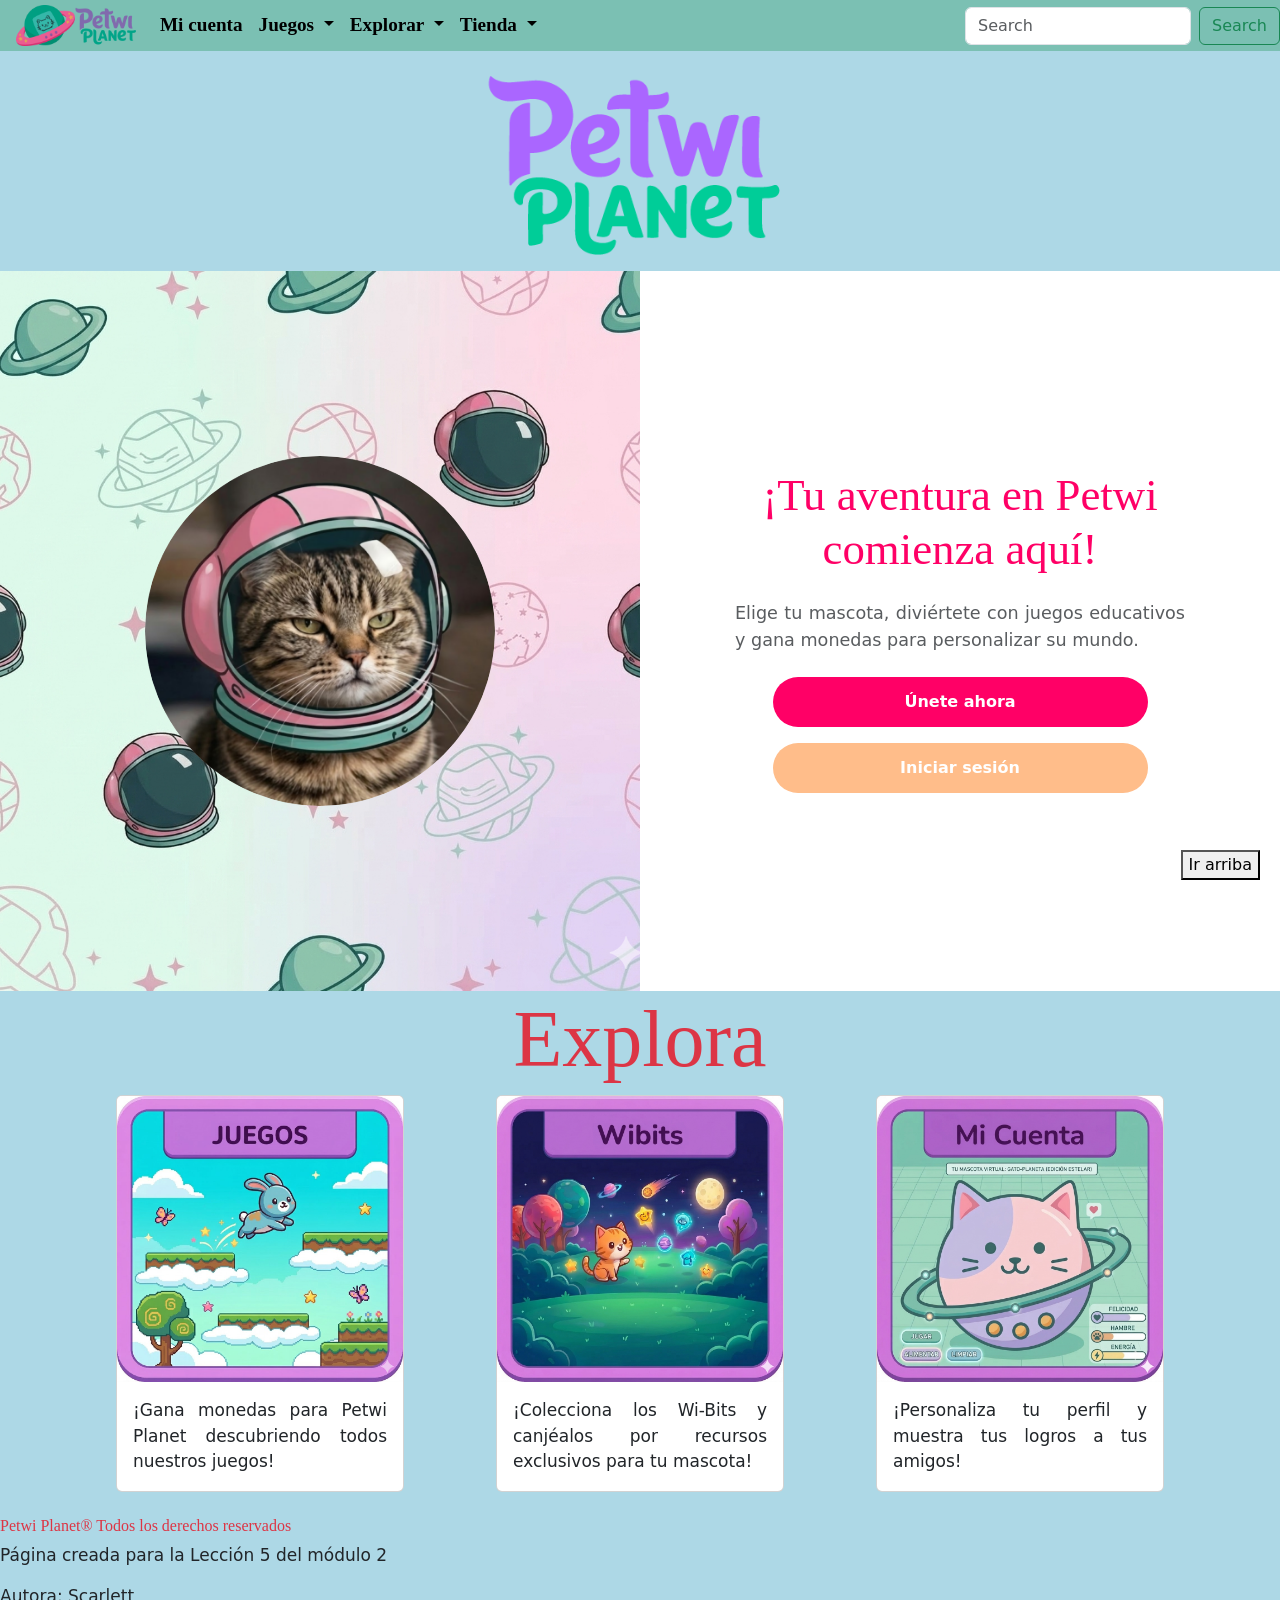
<file: Index.html>
<!DOCTYPE html>
<html>
<head>
    <meta charset="UTF-8">
    <meta name="viewport" content="width=device-width, initial-scale=1.0">
    <title>Cheetos</title>
    <link href="https://cdn.jsdelivr.net/npm/bootstrap@5.3.8/dist/css/bootstrap.min.css" rel="stylesheet" integrity="sha384-sRIl4kxILFvY47J16cr9ZwB07vP4J8+LH7qKQnuqkuIAvNWLzeN8tE5YBujZqJLB" crossorigin="anonymous">
    <link rel="stylesheet" href="assets/css/styles.css">
    
</head>

<body style="margin: 0; padding: 0; background-color: rgb(173, 216, 230);">


    <nav class="navbar navbar-expand-lg" style="background-color: #7BC0B3; padding: 0;">
  <div class="container-fluid p-0 d-flex"> <a class="navbar-brand ms-3" href="index.html">
      <img src="assets/image/logo-y-nombre.png" width="120" height="auto" alt="Logo">
    </a>

    <button class="navbar-toggler" type="button" data-bs-toggle="collapse" data-bs-target="#navbarSupportedContent" aria-controls="navbarSupportedContent" aria-expanded="false" aria-label="Toggle navigation">
      <span class="navbar-toggler-icon"></span>
    </button>
    <div class="collapse navbar-collapse" id="navbarSupportedContent">
      <ul class="navbar-nav me-auto mb-2 mb-lg-0">
        <li class="nav-item">
            <a class="nav-link active fw-bold" style="font-family: 'DynaPuff', cursive; color: #000000; font-size: 1.2rem;" aria-current="page" href="Mi-cuenta.html">Mi cuenta</a>
        </li>
         <li class="nav-item dropdown">
  <a class="nav-link dropdown-toggle fw-bold" style="font-family: 'DynaPuff', cursive; color: #000000; font-size: 1.2rem;" href="#" role="button" data-bs-toggle="dropdown" aria-expanded="false">
    Juegos
  </a>
        <ul class="dropdown-menu">
            <li><a class="dropdown-item" href="#">Sala de juegos</a></li>
            <li><a class="dropdown-item" href="#">Populares</a></li>
            <li><a class="dropdown-item" href="#">Ver todos</a></li>
        </ul>
    </li>
        <li class="nav-item dropdown">
  <a class="nav-link dropdown-toggle fw-bold" style="font-family: 'DynaPuff', cursive; color: #000000; font-size: 1.2rem;" href="#" role="button" data-bs-toggle="dropdown" aria-expanded="false">
    Explorar
  </a>
  <ul class="dropdown-menu">
    <li><a class="dropdown-item" href="assets/image/mapa.png">Wimap</a></li>
    <li><a class="dropdown-item" href="#">Wipedia</a></li>
    <li><a class="dropdown-item" href="assets/image/prototipo de mascota virtual.jpg">MV versión beta</a></li>
  </ul>
</li>
        <li class="nav-item dropdown">
          <a class="nav-link dropdown-toggle fw-bold" style="font-family: 'DynaPuff', cursive; color: #000000; font-size: 1.2rem;" href="#" role="button" data-bs-toggle="dropdown" aria-expanded="false">
    Tienda
  </a>
          <ul class="dropdown-menu">
            <li><a class="dropdown-item" href="#">Wiland central</a></li>
            <li><a class="dropdown-item" href="#">Comprar Wi-Bits</a></li>
            <li><a class="dropdown-item" href="#">Registro de transacciones</a></li>
          </ul>
        </li>
      </ul>
      <form class="d-flex" role="search">
        <input class="form-control me-2" type="search" placeholder="Search" aria-label="Search"/>
        <button class="btn btn-outline-success" type="submit">Search</button>
      </form>
    </div>
  </div>
</nav>
  
    <header>
    
    <div class="text-center">
        <img src="assets/image/Nombre.png" 
             alt="Petwi Planet Logo" 
             style="max-width: 500px; width: 100%; height: auto; border: none !important;">
    </div>

</div>


<div class="hero-petwi" style="display: flex; flex-wrap: wrap; min-height: 80vh;">
    
    <div class="hero-izquierdo" style="flex: 1 0 50%; background-image: url('assets/image/fondo.png'); background-size: cover; background-position: center; background-color: #e0f7f4; display: flex; justify-content: center; align-items: center; min-height: 500px;">
        
        <div class="marco-gato" style="border: none; outline: none; background: transparent; box-shadow: none; width: 350px; height: 350px; border-radius: 50%; overflow: hidden;">
             <img src="assets/image/2.png" alt="Mascota Petwi" style="width: 100%; height: 100%; object-fit: cover; border: none; box-shadow: none;">
        </div>
        
    </div>

    <div class="hero-derecho">
        <div class="contenido-texto">
            <h1 style="color: #ff0066; font-family: 'DynaPuff', cursive; font-size: 2.8rem;">
                ¡Tu aventura en Petwi comienza aquí!
            </h1>
            <p class="text-muted my-4" style="font-size: 1.1rem;">
                Elige tu mascota, diviértete con juegos educativos y gana monedas para personalizar su mundo.
            </p>
            
            <div class="d-grid gap-3 col-10 mx-auto">
                <a href="#" class="btn btn-rosa-petwi fw-bold">Únete ahora</a>
                <a href="#" class="btn btn-naranja-petwi fw-bold">Iniciar sesión</a>
            </div>
        </div>
    </div>
</div>
    </header>
    
    <section>
        
        <article class="text-center"> 

        <h2 class="text-danger" style="font-family: 'DynaPuff', cursive; font-size: 5rem;">
            Explora
        </h2>
    
        <div class="container">
  <div class="row">
    
    <div class="col-md-4 mb-4 d-flex justify-content-center">
      <div class="card" style="width: 18rem;">
        <a href="enlace1.html">
          <img src="assets/image/Juegos.jpg" class="card-img-top" alt="Juegos" style="cursor: pointer;">
        </a>
        <div class="card-body">
          <p class="card-text">¡Gana monedas para Petwi Planet descubriendo todos nuestros juegos!</p>
        </div>
      </div>
    </div>

    <div class="col-md-4 mb-4 d-flex justify-content-center">
      <div class="card" style="width: 18rem;">
        <a href="enlace2.html">
          <img src="assets\image\wibits.png" class="card-img-top" alt="Tienda" style="cursor: pointer;">
        </a>
        <div class="card-body">
          <p class="card-text">¡Colecciona los Wi-Bits y canjéalos por recursos exclusivos para tu mascota!</p>
        </div>
      </div>
    </div>

    <div class="col-md-4 mb-4 d-flex justify-content-center">
      <div class="card" style="width: 18rem;">
        <a href="Mi-cuenta.html">
          <img src="assets\image\mi cuenta.png" class="card-img-top" alt="Perfil" style="cursor: pointer;">
        </a>
        <div class="card-body">
          <p class="card-text">¡Personaliza tu perfil y muestra tus logros a tus amigos!</p>
        </div>
      </div>
    </div>

  </div>
</div>
            
    </section>

    <aside>
        <h4 class="text-danger" style="font-family: 'DynaPuff', cursive; font-size: 1rem;">
            Petwi Planet® Todos los derechos reservados
        </h4>
    </aside>

    <footer>
        <p>Página creada para la Lección 5 del módulo 2</p>
        <p>Autora: Scarlett</p>  
    </footer>

<script src="https://cdn.jsdelivr.net/npm/bootstrap@5.3.8/dist/js/bootstrap.bundle.min.js" integrity="sha384-FKyoEForCGlyvwx9Hj09JcYn3nv7wiPVlz7YYwJrWVcXK/BmnVDxM+D2scQbITxI" crossorigin="anonymous"></script>

    </div>

<button id="btn-arriba">Ir arriba</button>

    <script src="assets\js\index.js"></script>

    </body>
</html>
</file>
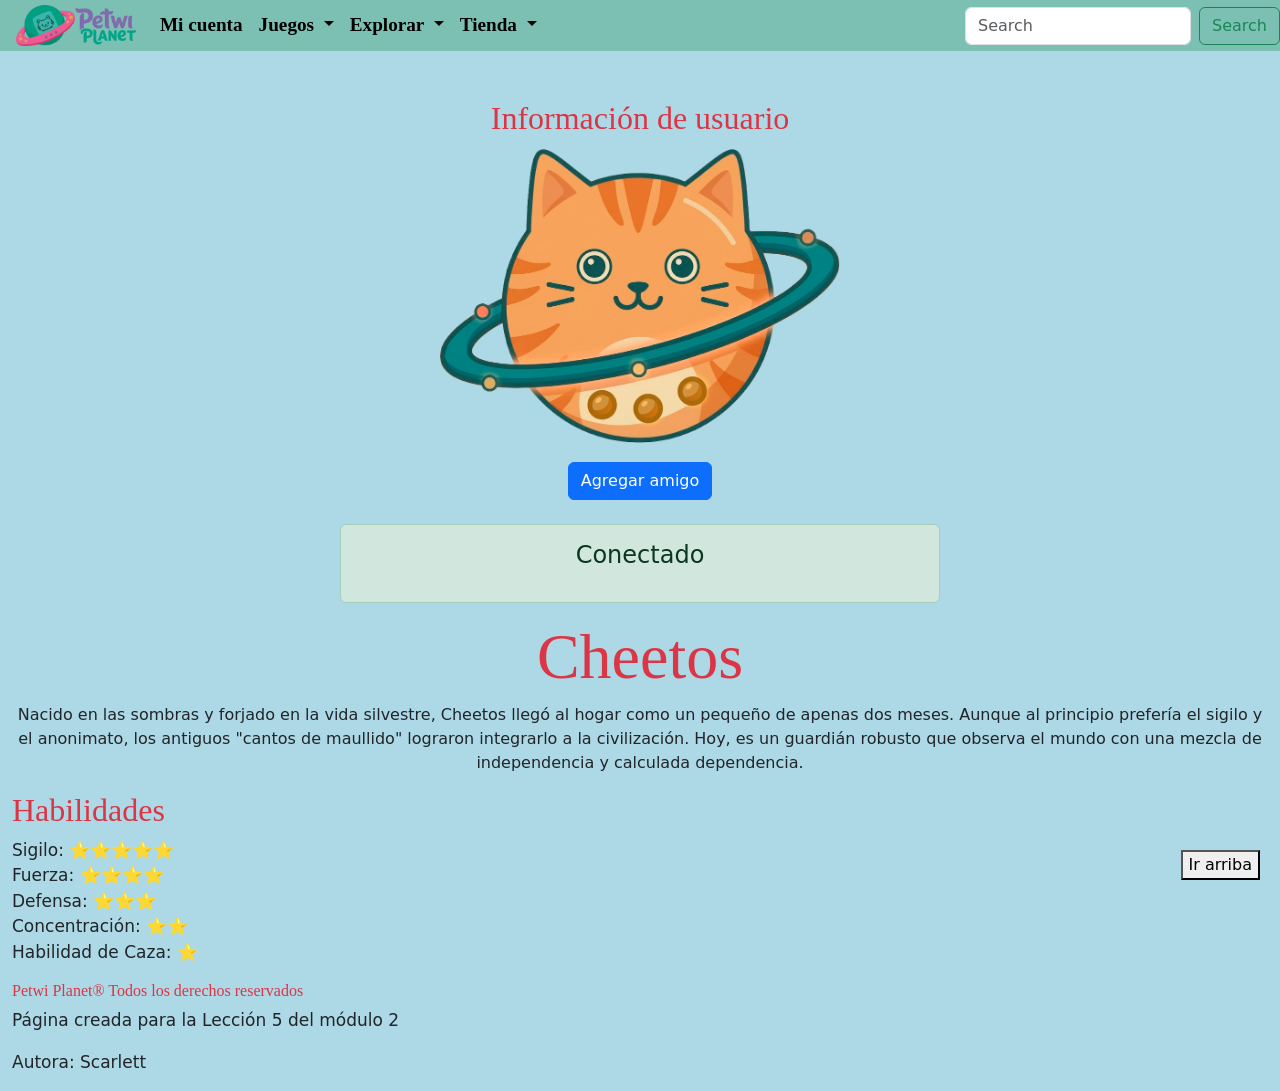
<file: Mi-cuenta.html>
<!DOCTYPE html>
<html>
<head>
    <meta charset="UTF-8">
    <meta name="viewport" content="width=device-width, initial-scale=1.0">
    <title>Cheetos</title>
    <link href="https://cdn.jsdelivr.net/npm/bootstrap@5.3.8/dist/css/bootstrap.min.css" rel="stylesheet" integrity="sha384-sRIl4kxILFvY47J16cr9ZwB07vP4J8+LH7qKQnuqkuIAvNWLzeN8tE5YBujZqJLB" crossorigin="anonymous">
    <link rel="stylesheet" href="assets/css/styles.css">
    
<body style="margin: 0; padding: 0; background-color: rgb(173, 216, 230);">

 <script scr="assets\js\index.js"></script>

    <nav class="navbar navbar-expand-lg" style="background-color: #7BC0B3; padding: 0;">
  <div class="container-fluid p-0 d-flex"> <a class="navbar-brand ms-3" href="index.html">
      <img src="assets/image/logo-y-nombre.png" width="120" height="auto" alt="Logo">
    </a>
    <button class="navbar-toggler" type="button" data-bs-toggle="collapse" data-bs-target="#navbarSupportedContent" aria-controls="navbarSupportedContent" aria-expanded="false" aria-label="Toggle navigation">
      <span class="navbar-toggler-icon"></span>
    </button>
    <div class="collapse navbar-collapse" id="navbarSupportedContent">
      <ul class="navbar-nav me-auto mb-2 mb-lg-0">
        <li class="nav-item">
            <a class="nav-link active fw-bold" style="font-family: 'DynaPuff', cursive; color: #000000; font-size: 1.2rem;" aria-current="page" href="#">Mi cuenta</a>
        </li>
         <li class="nav-item dropdown">
  <a class="nav-link dropdown-toggle fw-bold" style="font-family: 'DynaPuff', cursive; color: #000000; font-size: 1.2rem;" href="#" role="button" data-bs-toggle="dropdown" aria-expanded="false">
    Juegos
  </a>
        <ul class="dropdown-menu">
            <li><a class="dropdown-item" href="#">Sala de juegos</a></li>
            <li><a class="dropdown-item" href="#">Populares</a></li>
            <li><a class="dropdown-item" href="#">Ver todos</a></li>
        </ul>
    </li>
        <li class="nav-item dropdown">
  <a class="nav-link dropdown-toggle fw-bold" style="font-family: 'DynaPuff', cursive; color: #000000; font-size: 1.2rem;" href="#" role="button" data-bs-toggle="dropdown" aria-expanded="false">
    Explorar
  </a>
  <ul class="dropdown-menu">
    <li><a class="dropdown-item" href="assets\image\mapa.png">Wimap</a></li>
    <li><a class="dropdown-item" href="#">Wipedia</a></li>
    <li><a class="dropdown-item" href="assets\image\prototipo de mascota virtual.jpg">MV versión beta</a></li>
  </ul>
</li>
        <li class="nav-item dropdown">
          <a class="nav-link dropdown-toggle fw-bold" style="font-family: 'DynaPuff', cursive; color: #000000; font-size: 1.2rem;" href="#" role="button" data-bs-toggle="dropdown" aria-expanded="false">
    Tienda
  </a>
          <ul class="dropdown-menu">
            <li><a class="dropdown-item" href="#">Wiland central</a></li>
            <li><a class="dropdown-item" href="#">Comprar Wi-Bits</a></li>
            <li><a class="dropdown-item" href="#">Registro de transacciones</a></li>
          </ul>
        </li>
      </ul>
      <form class="d-flex" role="search">
        <input class="form-control me-2" type="search" placeholder="Search" aria-label="Search"/>
        <button class="btn btn-outline-success" type="submit">Search</button>
      </form>
    </div>
  </div>
</nav>
    
<div class="container-fluid mt-5">
    <header>
    
        <h1 class="text-center text-danger" style="font-family: 'DynaPuff', cursive; font-size: 2rem;">
    Información de usuario
</h1>
<style>
        p {
            font-size: 17px;
            text-align: justify;
            line-height: 1.5;
        }
</style>
    
    </header>
    
    <section>
        
        <article class="text-center"> 

        
    <div class="text-center">
    <img src="assets\image\unnamed.png" 
         class="d-block mx-auto" 
         style="width: 400px; height: 300px; object-fit: contain;" 
         alt="Imagen Principal">

    

    <button type="button" class="btn btn-primary mt-3">
        Agregar amigo
    </button>

    <div class="alert bg-success-subtle text-success-emphasis border-success-subtle mt-4 mx-auto" 
     role="alert" 
     style="max-width: 600px;">
    
    <h4 class="alert-heading">Conectado</h4>
    </p>
</div>

</div>

        <h2 class="text-danger" style="font-family: 'DynaPuff', cursive; font-size: 4rem;">
            Cheetos
        </h2>
                Nacido en las sombras y forjado en la vida silvestre, Cheetos llegó al hogar como un pequeño de apenas dos meses. Aunque al principio prefería el sigilo y el anonimato, los antiguos "cantos de maullido" lograron integrarlo a la civilización. Hoy, es un guardián robusto que observa el mundo con una mezcla de independencia y calculada dependencia.
            </p>
        </article>

        <article>
        <h3 class="text-danger" style="font-family: 'DynaPuff', cursive; font-size: 2rem;">
            Habilidades
        </h3>
            <p>
                Sigilo: ⭐⭐⭐⭐⭐ <br> 

                Fuerza: ⭐⭐⭐⭐ <br>

                Defensa: ⭐⭐⭐ <br>

                Concentración: ⭐⭐ <br>

                Habilidad de Caza: ⭐ <br>
            </p>
        </article>
            
    </section>

    <aside>
        <h4 class="text-danger" style="font-family: 'DynaPuff', cursive; font-size: 1rem;">
            Petwi Planet® Todos los derechos reservados
        </h4>
    </aside>

    <footer>
        <p>Página creada para la Lección 5 del módulo 2</p>
        <p>Autora: Scarlett</p>  
    </footer>

<script src="https://cdn.jsdelivr.net/npm/bootstrap@5.3.8/dist/js/bootstrap.bundle.min.js" integrity="sha384-FKyoEForCGlyvwx9Hj09JcYn3nv7wiPVlz7YYwJrWVcXK/BmnVDxM+D2scQbITxI" crossorigin="anonymous"></script>

    </div>

    <button id="btn-arriba">Ir arriba</button>

    <script src="assets\js\index.js"></script>
    
    </body>
</html>
</file>
<file: assets/css/styles.css>
#btn-arriba {
    position: fixed;
    bottom: 20px;
    right: 20px;
}

.hero-petwi {
    display: flex;
    flex-wrap: wrap;
    min-height: 90vh; 
    margin: 0;
}

.hero-izquierdo {
    background-color: #e0f7f4;
    background-image: url('../image/fondo.png'); 
    background-size: cover;
    background-position: center;
    flex: 1 0 50%; 
    display: flex;
    justify-content: center;
    align-items: center;
    min-height: 400px;
}

.marco-gato {
    width: 320px;
    height: 320px;
    border-radius: 50%;
    border: 10px solid #333; 
    overflow: hidden;
    background: white;
}

.marco-gato img {
    width: 100%;
    height: 100%;
    object-fit: cover;
}

.hero-derecho {
    background: white;
    flex: 1 0 50%; 
    display: flex;
    justify-content: center;
    align-items: center;
    padding: 40px;
}

.contenido-texto {
    max-width: 450px;
    text-align: center;
}

.btn-rosa-petwi { 
    background-color:#ff0066 !important; 
    color: white !important; 
    border-radius: 30px; 
    padding: 12px;
}

.btn-naranja-petwi { 
    background-color: #ffbd8a !important; 
    color: white !important; 
    border-radius: 30px; 
    padding: 12px;
}

p {
            font-size: 17px;
            text-align: justify;
            line-height: 1.5;
        }
</file>
